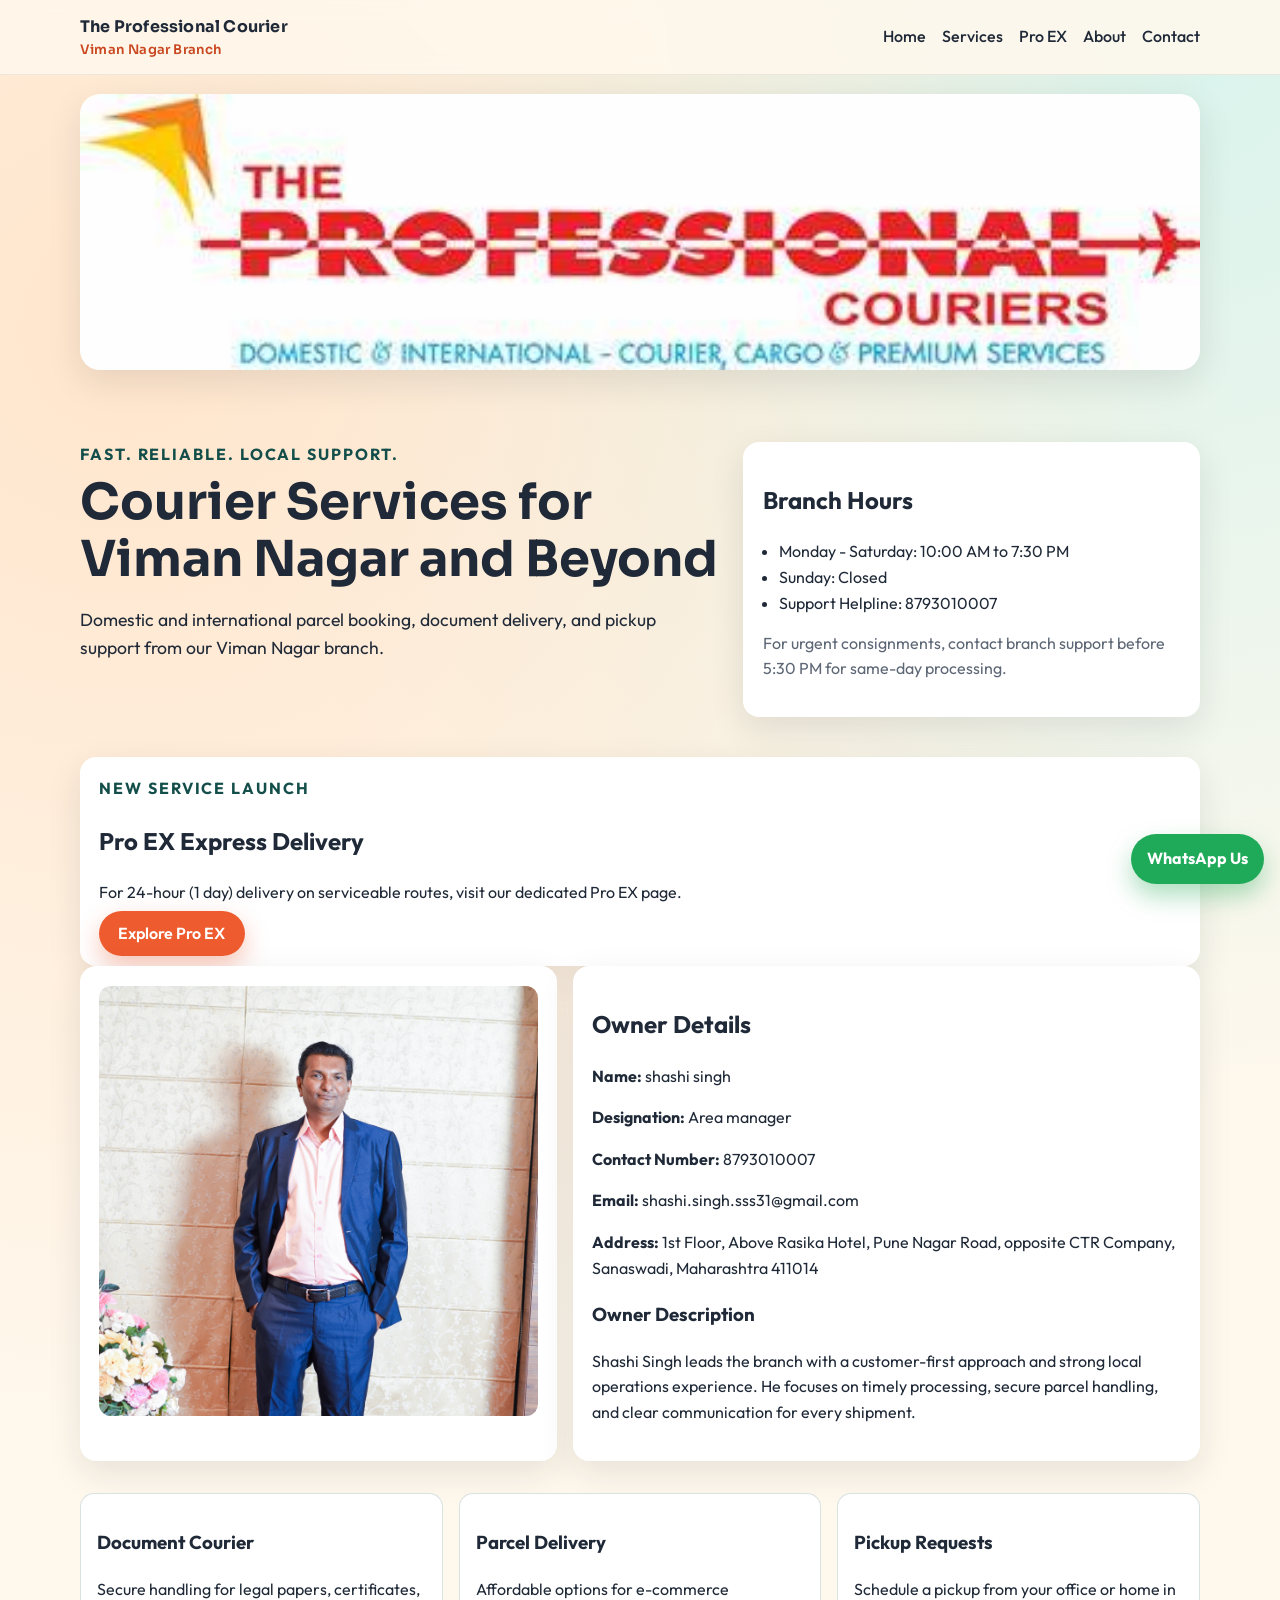
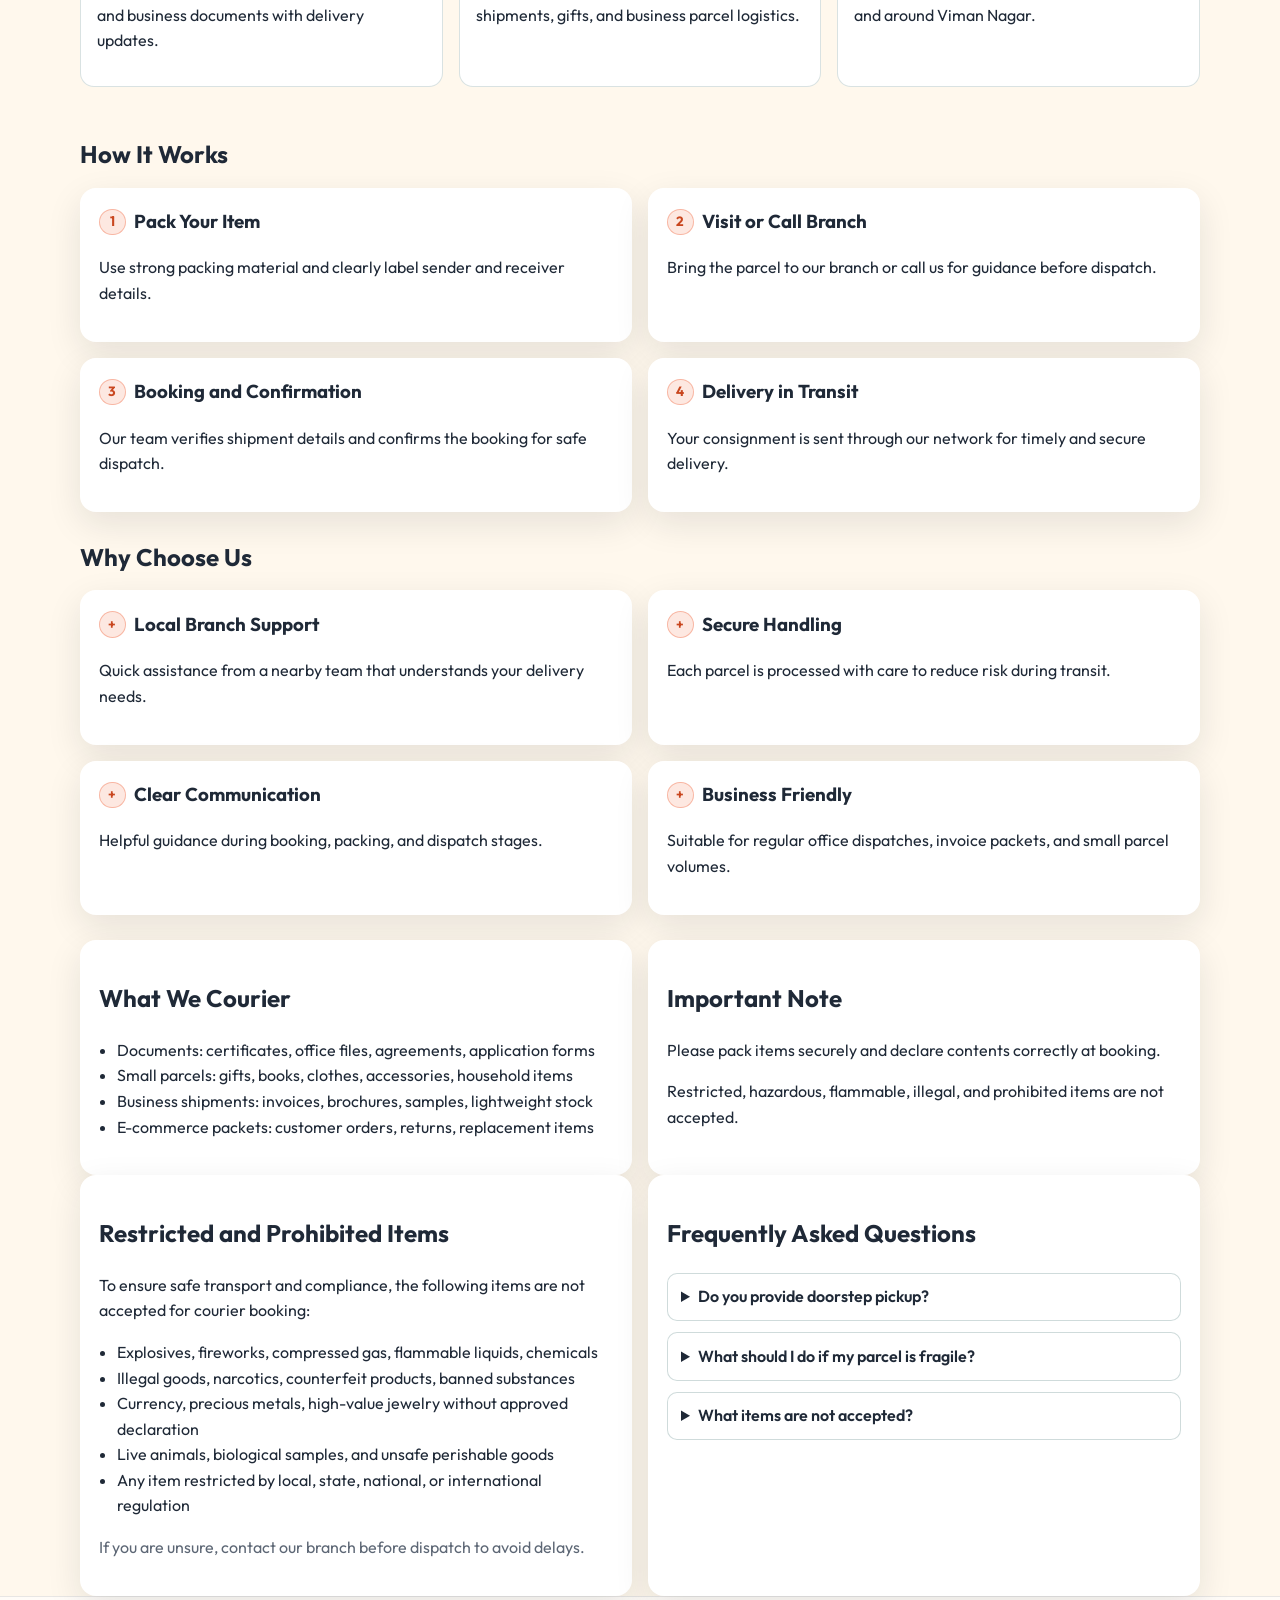
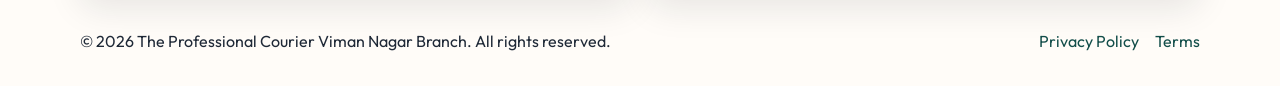
<file: index.html>
﻿<!DOCTYPE html>
<html lang="en">
<head>
  <meta charset="UTF-8" />
  <meta name="viewport" content="width=device-width, initial-scale=1.0" />
  <meta name="description" content="The Professional Courier Viman Nagar Branch website for parcel services, contact details, and service updates." />
  <title>The Professional Courier Viman Nagar Branch</title>
  <link rel="preconnect" href="https://fonts.googleapis.com" />
  <link rel="preconnect" href="https://fonts.gstatic.com" crossorigin />
  <link href="https://fonts.googleapis.com/css2?family=Outfit:wght@300;400;500;700;800&family=Sora:wght@400;600;700&display=swap" rel="stylesheet" />
  <link rel="stylesheet" href="styles.css" />
  <link rel="icon" type="image/svg+xml" href="assets/images/favicon.svg" />
  <link rel="manifest" href="manifest.webmanifest" />
</head>
<body>
  <header class="site-header">
    <div class="container nav-wrap">
      <a href="index.html" class="brand">The Professional Courier <span>Viman Nagar Branch</span></a>
      <nav>
        <a href="index.html">Home</a>
        <a href="services.html">Services</a>
        <a href="proex.html">Pro EX</a>
        <a href="about.html">About</a>
        <a href="contact.html">Contact</a>
      </nav>
    </div>
  </header>

  <main>
    <section class="container brand-banner reveal">
      <picture>
        <source srcset="assets/images/professional-courier-banner.jpg" type="image/jpeg" />
        <img src="assets/images/professional-courier-banner.svg" alt="The Professional Courier banner" loading="eager" />
      </picture>
    </section>

    <section class="hero">
      <div class="container hero-grid">
        <div>
          <p class="kicker">Fast. Reliable. Local Support.</p>
          <h1>Courier Services for Viman Nagar and Beyond</h1>
          <p class="lead">Domestic and international parcel booking, document delivery, and pickup support from our Viman Nagar branch.</p>
        </div>
        <aside class="info-card">
          <h2>Branch Hours</h2>
          <ul>
            <li>Monday - Saturday: 10:00 AM to 7:30 PM</li>
            <li>Sunday: Closed</li>
            <li>Support Helpline: 8793010007</li>
          </ul>
          <p class="note">For urgent consignments, contact branch support before 5:30 PM for same-day processing.</p>
        </aside>
      </div>
    </section>

    <section class="container card reveal">
      <p class="kicker">New Service Launch</p>
      <h2>Pro EX Express Delivery</h2>
      <p>For 24-hour (1 day) delivery on serviceable routes, visit our dedicated Pro EX page.</p>
      <a class="btn btn-primary" href="proex.html">Explore Pro EX</a>
    </section>

    <section class="container owner-section">
      <article class="card owner-photo-card">
        <picture>
          <source srcset="assets/images/owner-shashi-singh.jpg" type="image/jpeg" />
          <img src="assets/images/owner-shashi-singh.svg" alt="Owner portrait" loading="lazy" />
        </picture>
      </article>
      <article class="card">
        <h2>Owner Details</h2>
        <p><strong>Name:</strong> shashi singh</p>
        <p><strong>Designation:</strong> Area manager</p>
        <p><strong>Contact Number:</strong> 8793010007</p>
        <p><strong>Email:</strong> shashi.singh.sss31@gmail.com</p>
        <p><strong>Address:</strong> 1st Floor, Above Rasika Hotel, Pune Nagar Road, opposite CTR Company, Sanaswadi, Maharashtra 411014</p>
        <h3>Owner Description</h3>
        <p>Shashi Singh leads the branch with a customer-first approach and strong local operations experience. He focuses on timely processing, secure parcel handling, and clear communication for every shipment.</p>
      </article>
    </section>

    <section class="container features">
      <article>
        <h3>Document Courier</h3>
        <p>Secure handling for legal papers, certificates, and business documents with delivery updates.</p>
      </article>
      <article>
        <h3>Parcel Delivery</h3>
        <p>Affordable options for e-commerce shipments, gifts, and business parcel logistics.</p>
      </article>
      <article>
        <h3>Pickup Requests</h3>
        <p>Schedule a pickup from your office or home in and around Viman Nagar.</p>
      </article>
    </section>

    <section class="container process-section">
      <h2 class="section-heading">How It Works</h2>
      <div class="process-steps">
        <article class="card process-card">
          <h3><span class="icon-badge">1</span>Pack Your Item</h3>
          <p>Use strong packing material and clearly label sender and receiver details.</p>
        </article>
        <article class="card process-card">
          <h3><span class="icon-badge">2</span>Visit or Call Branch</h3>
          <p>Bring the parcel to our branch or call us for guidance before dispatch.</p>
        </article>
        <article class="card process-card">
          <h3><span class="icon-badge">3</span>Booking and Confirmation</h3>
          <p>Our team verifies shipment details and confirms the booking for safe dispatch.</p>
        </article>
        <article class="card process-card">
          <h3><span class="icon-badge">4</span>Delivery in Transit</h3>
          <p>Your consignment is sent through our network for timely and secure delivery.</p>
        </article>
      </div>
    </section>

    <section class="container why-choose-us">
      <h2 class="section-heading">Why Choose Us</h2>
      <div class="trust-grid">
        <article class="card trust-card">
          <h3><span class="icon-badge">+</span>Local Branch Support</h3>
          <p>Quick assistance from a nearby team that understands your delivery needs.</p>
        </article>
        <article class="card trust-card">
          <h3><span class="icon-badge">+</span>Secure Handling</h3>
          <p>Each parcel is processed with care to reduce risk during transit.</p>
        </article>
        <article class="card trust-card">
          <h3><span class="icon-badge">+</span>Clear Communication</h3>
          <p>Helpful guidance during booking, packing, and dispatch stages.</p>
        </article>
        <article class="card trust-card">
          <h3><span class="icon-badge">+</span>Business Friendly</h3>
          <p>Suitable for regular office dispatches, invoice packets, and small parcel volumes.</p>
        </article>
      </div>
    </section>

    <section class="container grid-two">
      <article class="card">
        <h2>What We Courier</h2>
        <ul class="list-clean">
          <li>Documents: certificates, office files, agreements, application forms</li>
          <li>Small parcels: gifts, books, clothes, accessories, household items</li>
          <li>Business shipments: invoices, brochures, samples, lightweight stock</li>
          <li>E-commerce packets: customer orders, returns, replacement items</li>
        </ul>
      </article>
      <article class="card">
        <h2>Important Note</h2>
        <p>Please pack items securely and declare contents correctly at booking.</p>
        <p>Restricted, hazardous, flammable, illegal, and prohibited items are not accepted.</p>
      </article>
    </section>

    <section class="container grid-two">
      <article class="card">
        <h2>Restricted and Prohibited Items</h2>
        <p>To ensure safe transport and compliance, the following items are not accepted for courier booking:</p>
        <ul class="list-clean">
          <li>Explosives, fireworks, compressed gas, flammable liquids, chemicals</li>
          <li>Illegal goods, narcotics, counterfeit products, banned substances</li>
          <li>Currency, precious metals, high-value jewelry without approved declaration</li>
          <li>Live animals, biological samples, and unsafe perishable goods</li>
          <li>Any item restricted by local, state, national, or international regulation</li>
        </ul>
        <p class="note">If you are unsure, contact our branch before dispatch to avoid delays.</p>
      </article>
      <article class="card faq-card">
        <h2>Frequently Asked Questions</h2>
        <details>
          <summary>Do you provide doorstep pickup?</summary>
          <p>Yes. Pickup is available in serviceable areas around Viman Nagar. Contact us to schedule a time slot.</p>
        </details>
        <details>
          <summary>What should I do if my parcel is fragile?</summary>
          <p>Use protective inner packing, seal the parcel properly, and clearly mention that the contents are fragile.</p>
        </details>
        <details>
          <summary>What items are not accepted?</summary>
          <p>Hazardous, prohibited, illegal, and regulation-restricted items are not accepted for shipment.</p>
        </details>
      </article>
    </section>
  </main>

  <a class="whatsapp-float" href="https://wa.me/918793010007?text=Hello%20I%20want%20to%20book%20a%20courier%20pickup" target="_blank" rel="noopener noreferrer" aria-label="Chat on WhatsApp">
    WhatsApp Us
  </a>

  <footer class="site-footer">
    <div class="container footer-grid">
      <p>© 2026 The Professional Courier Viman Nagar Branch. All rights reserved.</p>
      <div>
        <a href="privacy-policy.html">Privacy Policy</a>
        <a href="terms.html">Terms</a>
      </div>
    </div>
  </footer>

  <script src="script.js"></script>
</body>
</html>
</file>
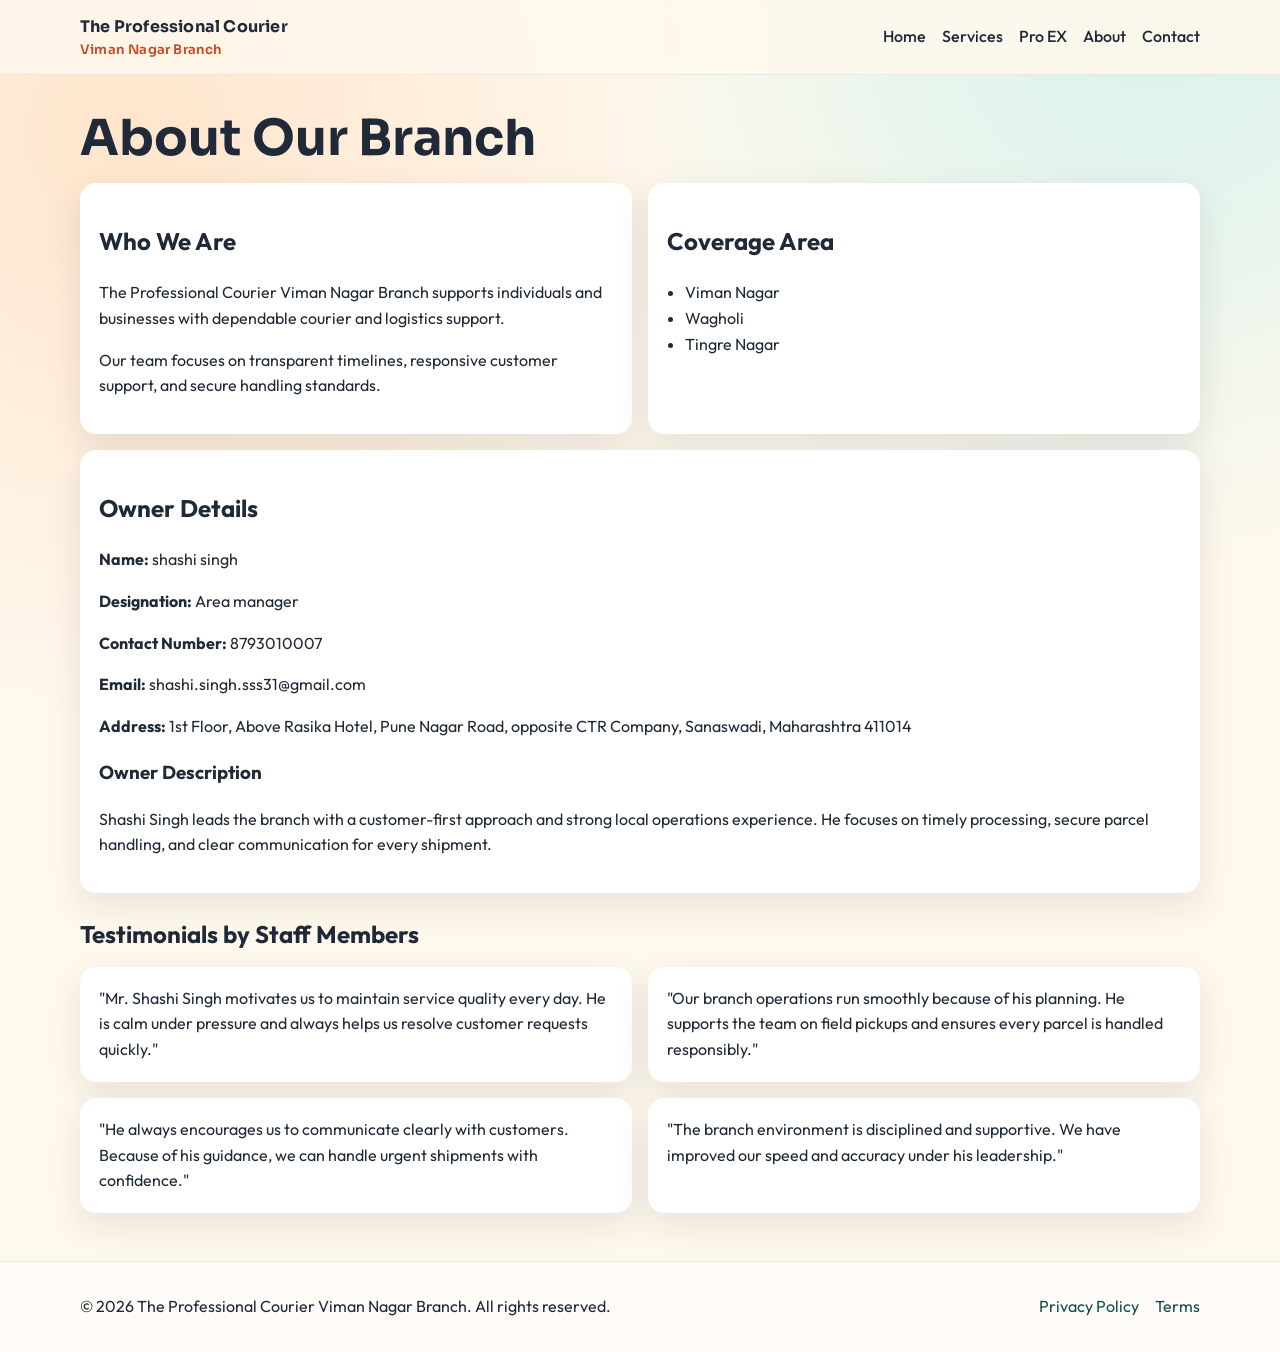
<file: about.html>
﻿<!DOCTYPE html>
<html lang="en">
<head>
  <meta charset="UTF-8" />
  <meta name="viewport" content="width=device-width, initial-scale=1.0" />
  <meta name="description" content="About The Professional Courier Viman Nagar Branch." />
  <title>About | The Professional Courier Viman Nagar Branch</title>
  <link rel="stylesheet" href="styles.css" />
</head>
<body>
  <header class="site-header">
    <div class="container nav-wrap">
      <a href="index.html" class="brand">The Professional Courier <span>Viman Nagar Branch</span></a>
      <nav>
        <a href="index.html">Home</a>
        <a href="services.html">Services</a>
        <a href="proex.html">Pro EX</a>
        <a href="about.html">About</a>
        <a href="contact.html">Contact</a>
      </nav>
    </div>
  </header>

  <main class="page-main container">
    <h1>About Our Branch</h1>
    <div class="grid-two">
      <section class="card">
        <h2>Who We Are</h2>
        <p>The Professional Courier Viman Nagar Branch supports individuals and businesses with dependable courier and logistics support.</p>
        <p>Our team focuses on transparent timelines, responsive customer support, and secure handling standards.</p>
      </section>
      <section class="card">
        <h2>Coverage Area</h2>
        <ul class="list-clean">
          <li>Viman Nagar</li>
          <li>Wagholi</li>
          <li>Tingre Nagar</li>
        </ul>
      </section>
    </div>

    <section class="card owner-description">
      <h2>Owner Details</h2>
      <p><strong>Name:</strong> shashi singh</p>
      <p><strong>Designation:</strong> Area manager</p>
      <p><strong>Contact Number:</strong> 8793010007</p>
      <p><strong>Email:</strong> shashi.singh.sss31@gmail.com</p>
      <p><strong>Address:</strong> 1st Floor, Above Rasika Hotel, Pune Nagar Road, opposite CTR Company, Sanaswadi, Maharashtra 411014</p>
      <h3>Owner Description</h3>
      <p>Shashi Singh leads the branch with a customer-first approach and strong local operations experience. He focuses on timely processing, secure parcel handling, and clear communication for every shipment.</p>
    </section>

    <section class="staff-testimonials">
      <h2>Testimonials by Staff Members</h2>
      <div class="grid-two">
        <article class="card testimonial-card">
          <p>"Mr. Shashi Singh motivates us to maintain service quality every day. He is calm under pressure and always helps us resolve customer requests quickly."</p>
        </article>
        <article class="card testimonial-card">
          <p>"Our branch operations run smoothly because of his planning. He supports the team on field pickups and ensures every parcel is handled responsibly."</p>
        </article>
        <article class="card testimonial-card">
          <p>"He always encourages us to communicate clearly with customers. Because of his guidance, we can handle urgent shipments with confidence."</p>
        </article>
        <article class="card testimonial-card">
          <p>"The branch environment is disciplined and supportive. We have improved our speed and accuracy under his leadership."</p>
        </article>
      </div>
    </section>
  </main>

  <footer class="site-footer">
    <div class="container footer-grid">
      <p>© 2026 The Professional Courier Viman Nagar Branch. All rights reserved.</p>
      <div>
        <a href="privacy-policy.html">Privacy Policy</a>
        <a href="terms.html">Terms</a>
      </div>
    </div>
  </footer>

  <script src="script.js"></script>
</body>
</html>
</file>
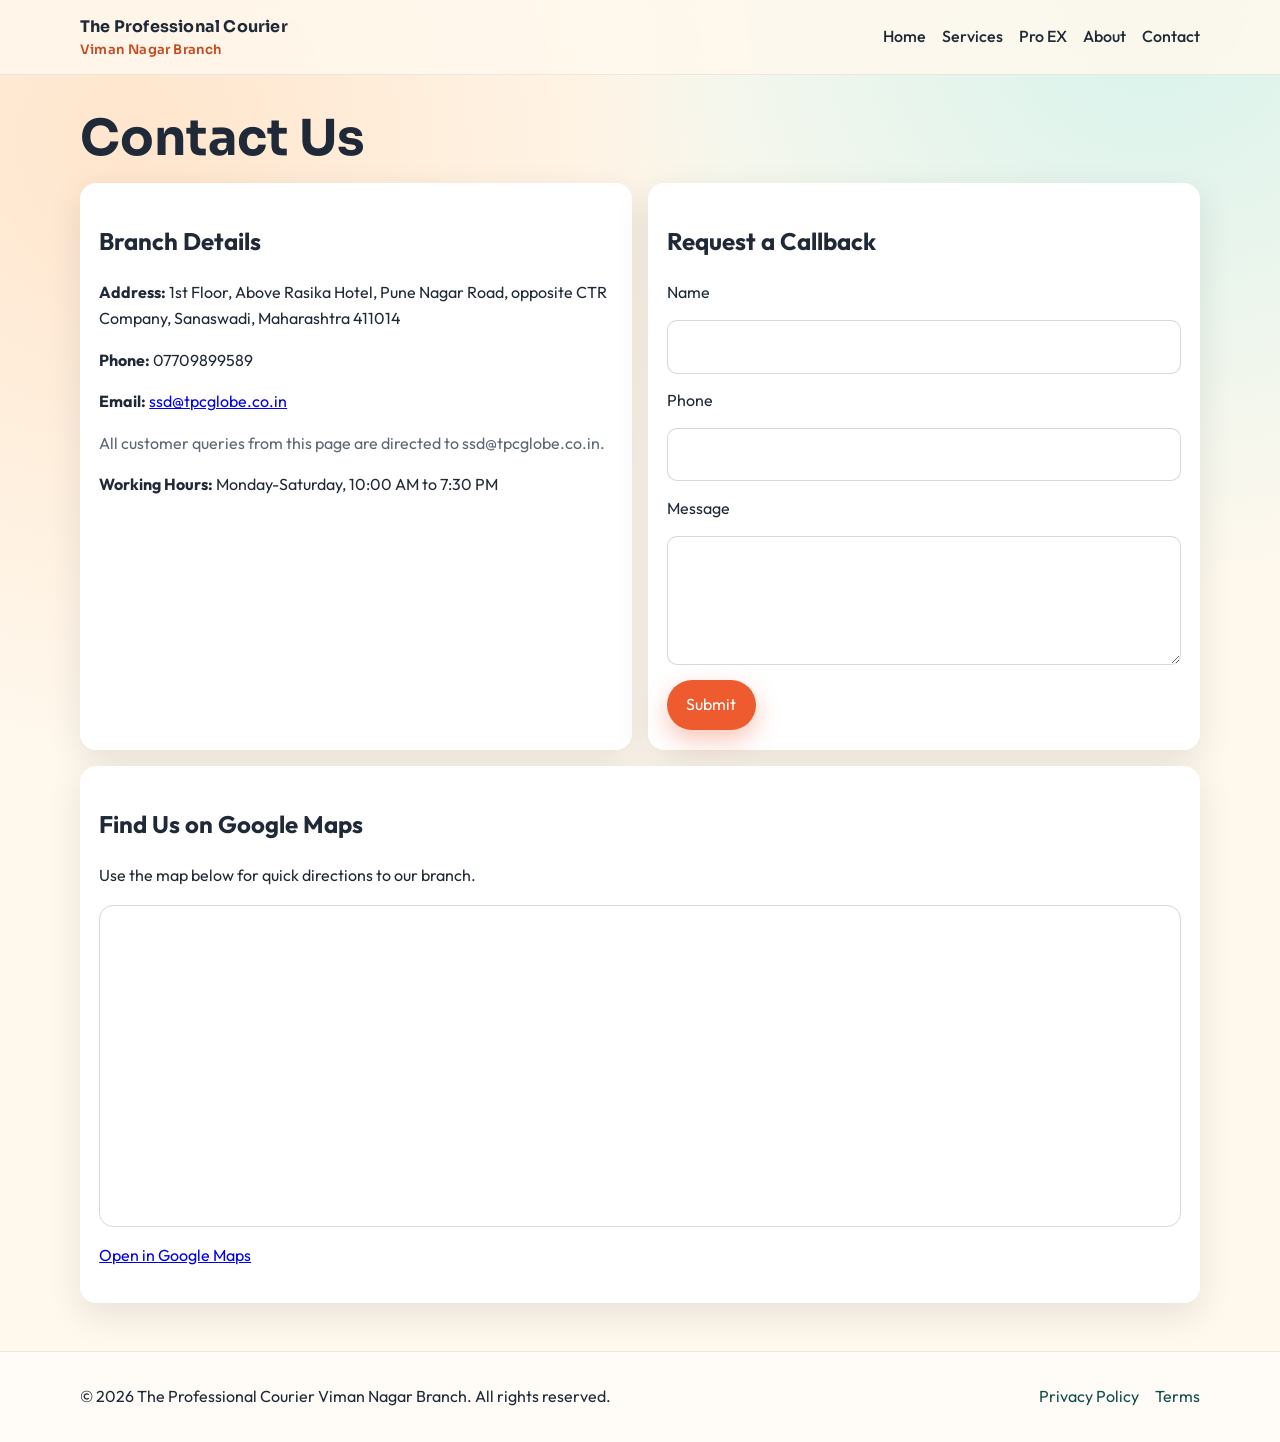
<file: contact.html>
﻿<!DOCTYPE html>
<html lang="en">
<head>
  <meta charset="UTF-8" />
  <meta name="viewport" content="width=device-width, initial-scale=1.0" />
  <meta name="description" content="Contact The Professional Courier Viman Nagar Branch." />
  <title>Contact | The Professional Courier Viman Nagar Branch</title>
  <link rel="stylesheet" href="styles.css" />
</head>
<body>
  <header class="site-header">
    <div class="container nav-wrap">
      <a href="index.html" class="brand">The Professional Courier <span>Viman Nagar Branch</span></a>
      <nav>
        <a href="index.html">Home</a>
        <a href="services.html">Services</a>
        <a href="proex.html">Pro EX</a>
        <a href="about.html">About</a>
        <a href="contact.html">Contact</a>
      </nav>
    </div>
  </header>

  <main class="page-main container">
    <h1>Contact Us</h1>
    <div class="grid-two">
      <section class="card">
        <h2>Branch Details</h2>
        <p><strong>Address:</strong> 1st Floor, Above Rasika Hotel, Pune Nagar Road, opposite CTR Company, Sanaswadi, Maharashtra 411014</p>
        <p><strong>Phone:</strong> 07709899589</p>
        <p><strong>Email:</strong> <a href="mailto:ssd@tpcglobe.co.in">ssd@tpcglobe.co.in</a></p>
        <p class="note">All customer queries from this page are directed to ssd@tpcglobe.co.in.</p>
        <p><strong>Working Hours:</strong> Monday-Saturday, 10:00 AM to 7:30 PM</p>
      </section>
      <section class="card">
        <h2>Request a Callback</h2>
        <form class="form" id="contactForm">
          <label for="name">Name</label>
          <input id="name" name="name" required />

          <label for="phone">Phone</label>
          <input id="phone" name="phone" required />

          <label for="message">Message</label>
          <textarea id="message" name="message" rows="4" required></textarea>

          <button class="btn btn-primary" type="submit">Submit</button>
        </form>
      </section>
    </div>

    <section class="card map-section">
      <h2>Find Us on Google Maps</h2>
      <p>Use the map below for quick directions to our branch.</p>
      <div class="map-embed" role="region" aria-label="Branch location map">
        <iframe
          title="The Professional Courier Viman Nagar Branch location"
          src="https://www.google.com/maps?q=1st+Floor,+Above+Rasika+Hotel,+Pune+Nagar+Road,+opposite+CTR+Company,+Sanaswadi,+Maharashtra+411014&output=embed"
          loading="lazy"
          referrerpolicy="no-referrer-when-downgrade"
          allowfullscreen>
        </iframe>
      </div>
      <p><a href="https://www.google.com/maps?q=1st+Floor,+Above+Rasika+Hotel,+Pune+Nagar+Road,+opposite+CTR+Company,+Sanaswadi,+Maharashtra+411014" target="_blank" rel="noopener noreferrer">Open in Google Maps</a></p>
    </section>
  </main>

  <footer class="site-footer">
    <div class="container footer-grid">
      <p>© 2026 The Professional Courier Viman Nagar Branch. All rights reserved.</p>
      <div>
        <a href="privacy-policy.html">Privacy Policy</a>
        <a href="terms.html">Terms</a>
      </div>
    </div>
  </footer>

  <script src="script.js"></script>
</body>
</html>
</file>
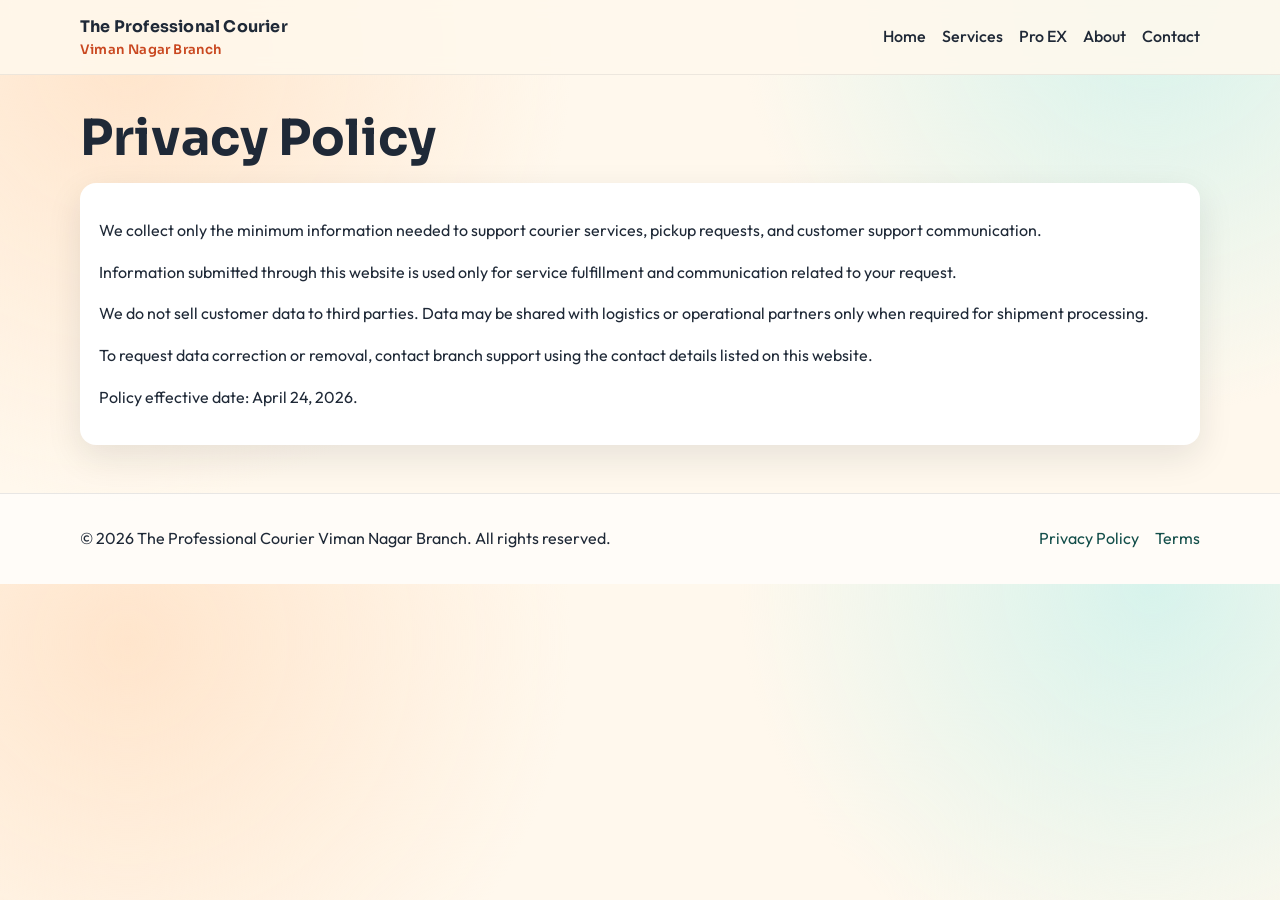
<file: privacy-policy.html>
﻿<!DOCTYPE html>
<html lang="en">
<head>
  <meta charset="UTF-8" />
  <meta name="viewport" content="width=device-width, initial-scale=1.0" />
  <meta name="description" content="Privacy Policy for The Professional Courier Viman Nagar Branch website." />
  <title>Privacy Policy | The Professional Courier Viman Nagar Branch</title>
  <link rel="stylesheet" href="styles.css" />
</head>
<body>
  <header class="site-header">
    <div class="container nav-wrap">
      <a href="index.html" class="brand">The Professional Courier <span>Viman Nagar Branch</span></a>
      <nav>
        <a href="index.html">Home</a>
        <a href="services.html">Services</a>
        <a href="proex.html">Pro EX</a>
        <a href="about.html">About</a>
        <a href="contact.html">Contact</a>
      </nav>
    </div>
  </header>

  <main class="page-main container">
    <h1>Privacy Policy</h1>
    <section class="card">
      <p>We collect only the minimum information needed to support courier services, pickup requests, and customer support communication.</p>
      <p>Information submitted through this website is used only for service fulfillment and communication related to your request.</p>
      <p>We do not sell customer data to third parties. Data may be shared with logistics or operational partners only when required for shipment processing.</p>
      <p>To request data correction or removal, contact branch support using the contact details listed on this website.</p>
      <p>Policy effective date: April 24, 2026.</p>
    </section>
  </main>

  <footer class="site-footer">
    <div class="container footer-grid">
      <p>© 2026 The Professional Courier Viman Nagar Branch. All rights reserved.</p>
      <div>
        <a href="privacy-policy.html">Privacy Policy</a>
        <a href="terms.html">Terms</a>
      </div>
    </div>
  </footer>

  <script src="script.js"></script>
</body>
</html>
</file>
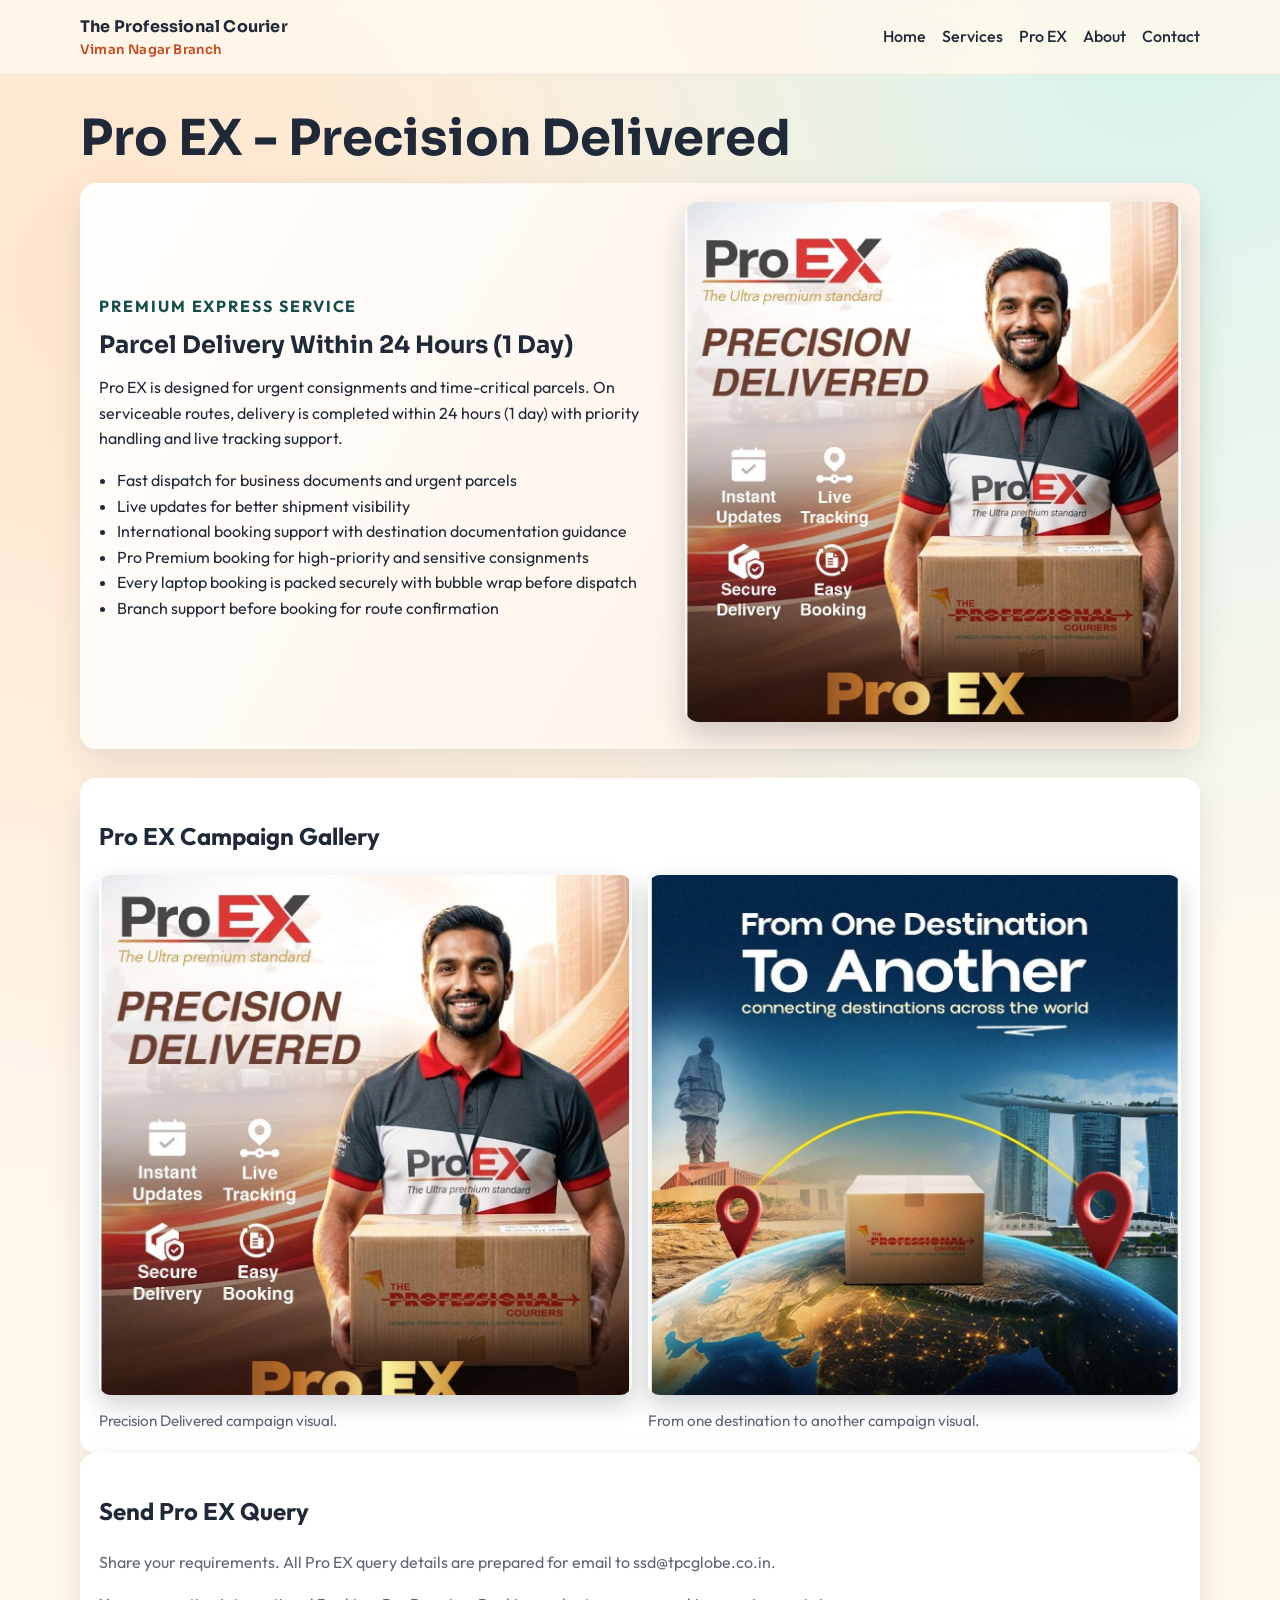
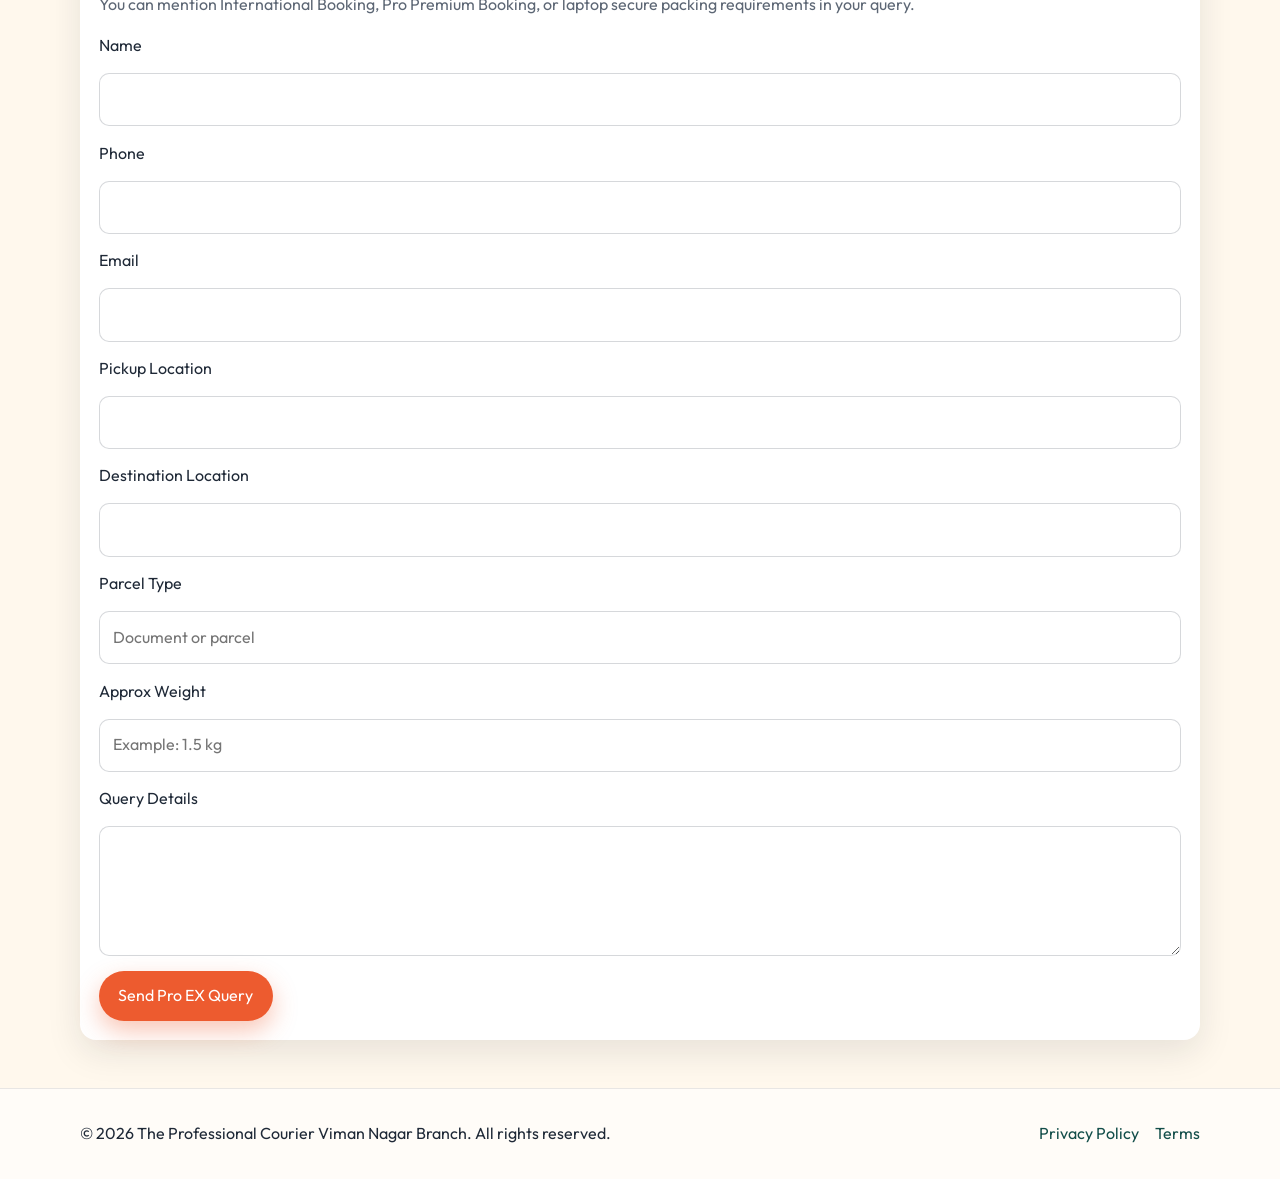
<file: proex.html>
<!DOCTYPE html>
<html lang="en">
<head>
  <meta charset="UTF-8" />
  <meta name="viewport" content="width=device-width, initial-scale=1.0" />
  <meta name="description" content="Pro EX one-day delivery details and query form for The Professional Courier Viman Nagar Branch." />
  <title>Pro EX | The Professional Courier Viman Nagar Branch</title>
  <link rel="stylesheet" href="styles.css" />
</head>
<body>
  <header class="site-header">
    <div class="container nav-wrap">
      <a href="index.html" class="brand">The Professional Courier <span>Viman Nagar Branch</span></a>
      <nav>
        <a href="index.html">Home</a>
        <a href="services.html">Services</a>
        <a href="proex.html">Pro EX</a>
        <a href="about.html">About</a>
        <a href="contact.html">Contact</a>
      </nav>
    </div>
  </header>

  <main class="page-main container">
    <h1>Pro EX - Precision Delivered</h1>

    <section class="proex-highlight reveal" aria-labelledby="proexMainTitle">
      <div class="proex-copy">
        <p class="kicker">Premium Express Service</p>
        <h2 id="proexMainTitle">Parcel Delivery Within 24 Hours (1 Day)</h2>
        <p>
          Pro EX is designed for urgent consignments and time-critical parcels. On serviceable routes,
          delivery is completed within 24 hours (1 day) with priority handling and live tracking support.
        </p>
        <ul class="list-clean">
          <li>Fast dispatch for business documents and urgent parcels</li>
          <li>Live updates for better shipment visibility</li>
          <li>International booking support with destination documentation guidance</li>
          <li>Pro Premium booking for high-priority and sensitive consignments</li>
          <li>Every laptop booking is packed securely with bubble wrap before dispatch</li>
          <li>Branch support before booking for route confirmation</li>
        </ul>
      </div>
      <div class="proex-image-wrap">
        <img src="assets/images/1778181645630.jpg" alt="Pro EX poster with courier executive" loading="lazy" />
      </div>
    </section>

    <section class="card reveal">
      <h2>Pro EX Campaign Gallery</h2>
      <div class="proex-gallery">
        <figure>
          <img src="assets/images/1778181645630.jpg" alt="Pro EX precision delivered campaign artwork" loading="lazy" />
          <figcaption>Precision Delivered campaign visual.</figcaption>
        </figure>
        <figure>
          <img src="assets/images/1768481341871.jpg" alt="Pro EX global destination campaign artwork" loading="lazy" />
          <figcaption>From one destination to another campaign visual.</figcaption>
        </figure>
      </div>
    </section>

    <section class="card reveal">
      <h2>Send Pro EX Query</h2>
      <p class="note">Share your requirements. All Pro EX query details are prepared for email to ssd@tpcglobe.co.in.</p>
      <p class="note">You can mention International Booking, Pro Premium Booking, or laptop secure packing requirements in your query.</p>
      <form class="form" id="proexForm">
        <label for="proexName">Name</label>
        <input id="proexName" name="proexName" required />

        <label for="proexPhone">Phone</label>
        <input id="proexPhone" name="proexPhone" required />

        <label for="proexEmail">Email</label>
        <input id="proexEmail" name="proexEmail" type="email" required />

        <label for="proexPickup">Pickup Location</label>
        <input id="proexPickup" name="proexPickup" required />

        <label for="proexDestination">Destination Location</label>
        <input id="proexDestination" name="proexDestination" required />

        <label for="proexParcelType">Parcel Type</label>
        <input id="proexParcelType" name="proexParcelType" placeholder="Document or parcel" required />

        <label for="proexWeight">Approx Weight</label>
        <input id="proexWeight" name="proexWeight" placeholder="Example: 1.5 kg" required />

        <label for="proexMessage">Query Details</label>
        <textarea id="proexMessage" name="proexMessage" rows="4" required></textarea>

        <button class="btn btn-primary" type="submit">Send Pro EX Query</button>
      </form>
    </section>
  </main>

  <footer class="site-footer">
    <div class="container footer-grid">
      <p>© 2026 The Professional Courier Viman Nagar Branch. All rights reserved.</p>
      <div>
        <a href="privacy-policy.html">Privacy Policy</a>
        <a href="terms.html">Terms</a>
      </div>
    </div>
  </footer>

  <script src="script.js"></script>
</body>
</html>
</file>
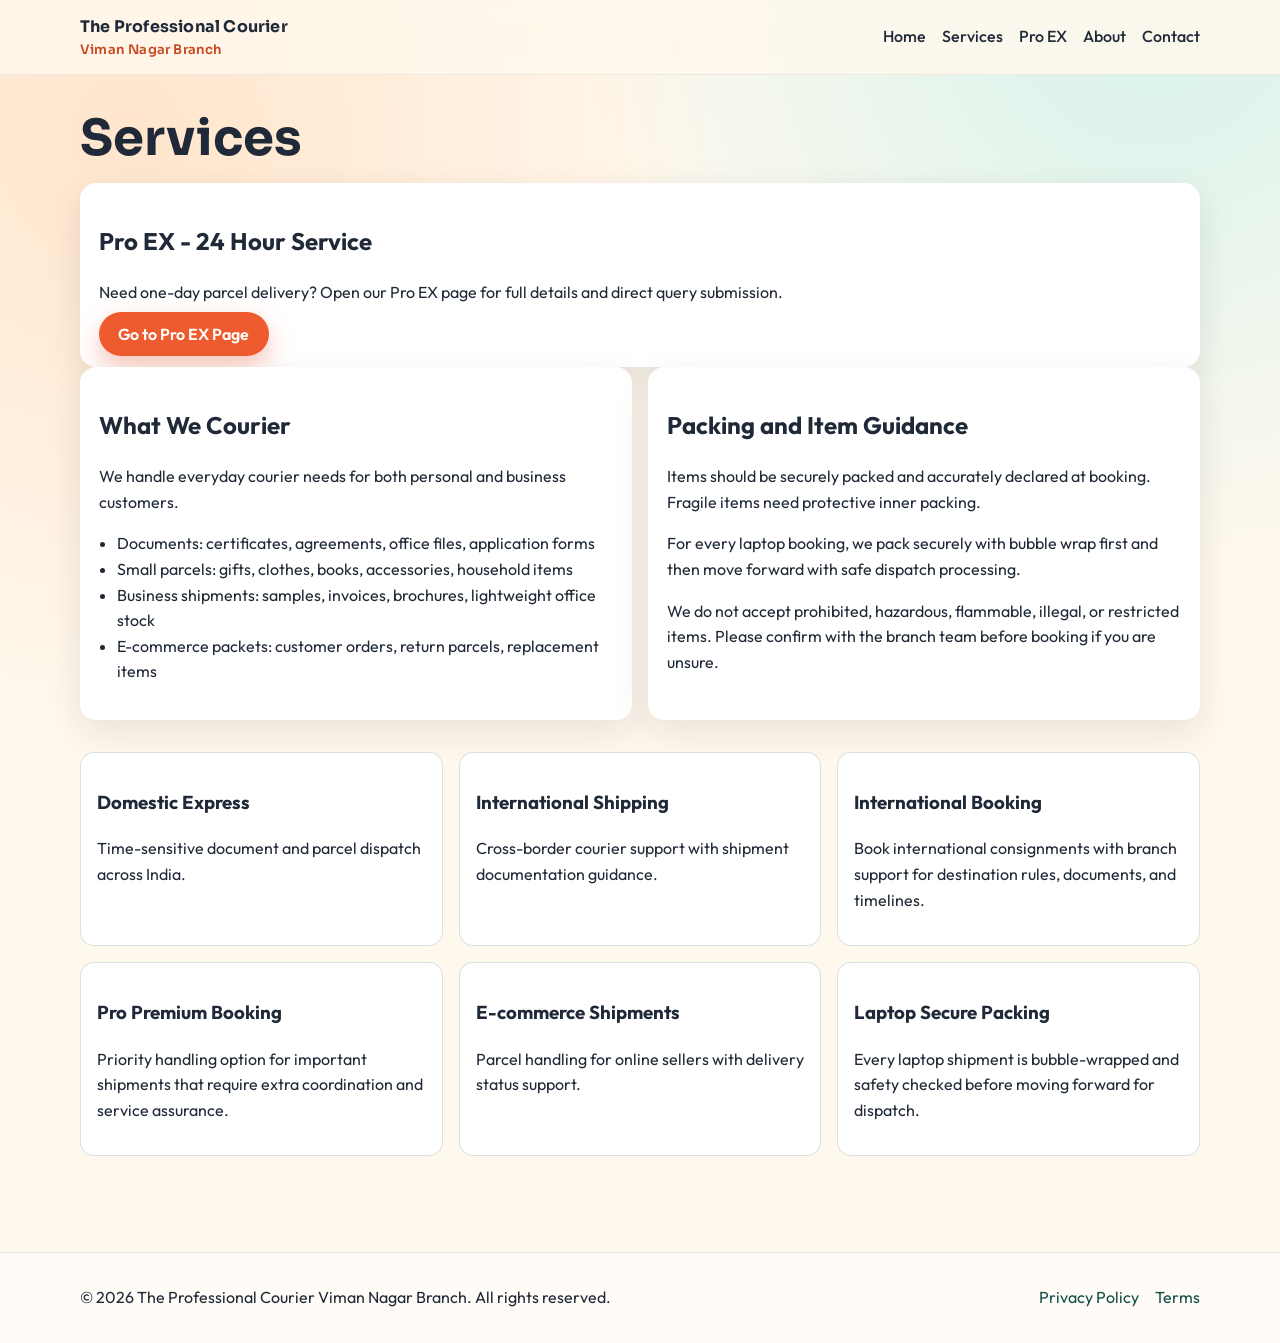
<file: services.html>
﻿<!DOCTYPE html>
<html lang="en">
<head>
  <meta charset="UTF-8" />
  <meta name="viewport" content="width=device-width, initial-scale=1.0" />
  <meta name="description" content="Courier services offered by The Professional Courier Viman Nagar Branch." />
  <title>Services | The Professional Courier Viman Nagar Branch</title>
  <link rel="stylesheet" href="styles.css" />
</head>
<body>
  <header class="site-header">
    <div class="container nav-wrap">
      <a href="index.html" class="brand">The Professional Courier <span>Viman Nagar Branch</span></a>
      <nav>
        <a href="index.html">Home</a>
        <a href="services.html">Services</a>
        <a href="proex.html">Pro EX</a>
        <a href="about.html">About</a>
        <a href="contact.html">Contact</a>
      </nav>
    </div>
  </header>

  <main class="page-main container">
    <h1>Services</h1>
    <section class="card reveal">
      <h2>Pro EX - 24 Hour Service</h2>
      <p>Need one-day parcel delivery? Open our Pro EX page for full details and direct query submission.</p>
      <a class="btn btn-primary" href="proex.html">Go to Pro EX Page</a>
    </section>

    <section class="grid-two">
      <article class="card">
        <h2>What We Courier</h2>
        <p>We handle everyday courier needs for both personal and business customers.</p>
        <ul class="list-clean">
          <li>Documents: certificates, agreements, office files, application forms</li>
          <li>Small parcels: gifts, clothes, books, accessories, household items</li>
          <li>Business shipments: samples, invoices, brochures, lightweight office stock</li>
          <li>E-commerce packets: customer orders, return parcels, replacement items</li>
        </ul>
      </article>
      <article class="card">
        <h2>Packing and Item Guidance</h2>
        <p>Items should be securely packed and accurately declared at booking. Fragile items need protective inner packing.</p>
        <p>For every laptop booking, we pack securely with bubble wrap first and then move forward with safe dispatch processing.</p>
        <p>We do not accept prohibited, hazardous, flammable, illegal, or restricted items. Please confirm with the branch team before booking if you are unsure.</p>
      </article>
    </section>
    <div class="features">
      <article>
        <h3>Domestic Express</h3>
        <p>Time-sensitive document and parcel dispatch across India.</p>
      </article>
      <article>
        <h3>International Shipping</h3>
        <p>Cross-border courier support with shipment documentation guidance.</p>
      </article>
      <article>
        <h3>International Booking</h3>
        <p>Book international consignments with branch support for destination rules, documents, and timelines.</p>
      </article>
      <article>
        <h3>Pro Premium Booking</h3>
        <p>Priority handling option for important shipments that require extra coordination and service assurance.</p>
      </article>
      <article>
        <h3>E-commerce Shipments</h3>
        <p>Parcel handling for online sellers with delivery status support.</p>
      </article>
      <article>
        <h3>Laptop Secure Packing</h3>
        <p>Every laptop shipment is bubble-wrapped and safety checked before moving forward for dispatch.</p>
      </article>
    </div>
  </main>

  <footer class="site-footer">
    <div class="container footer-grid">
      <p>© 2026 The Professional Courier Viman Nagar Branch. All rights reserved.</p>
      <div>
        <a href="privacy-policy.html">Privacy Policy</a>
        <a href="terms.html">Terms</a>
      </div>
    </div>
  </footer>

  <script src="script.js"></script>
</body>
</html>
</file>
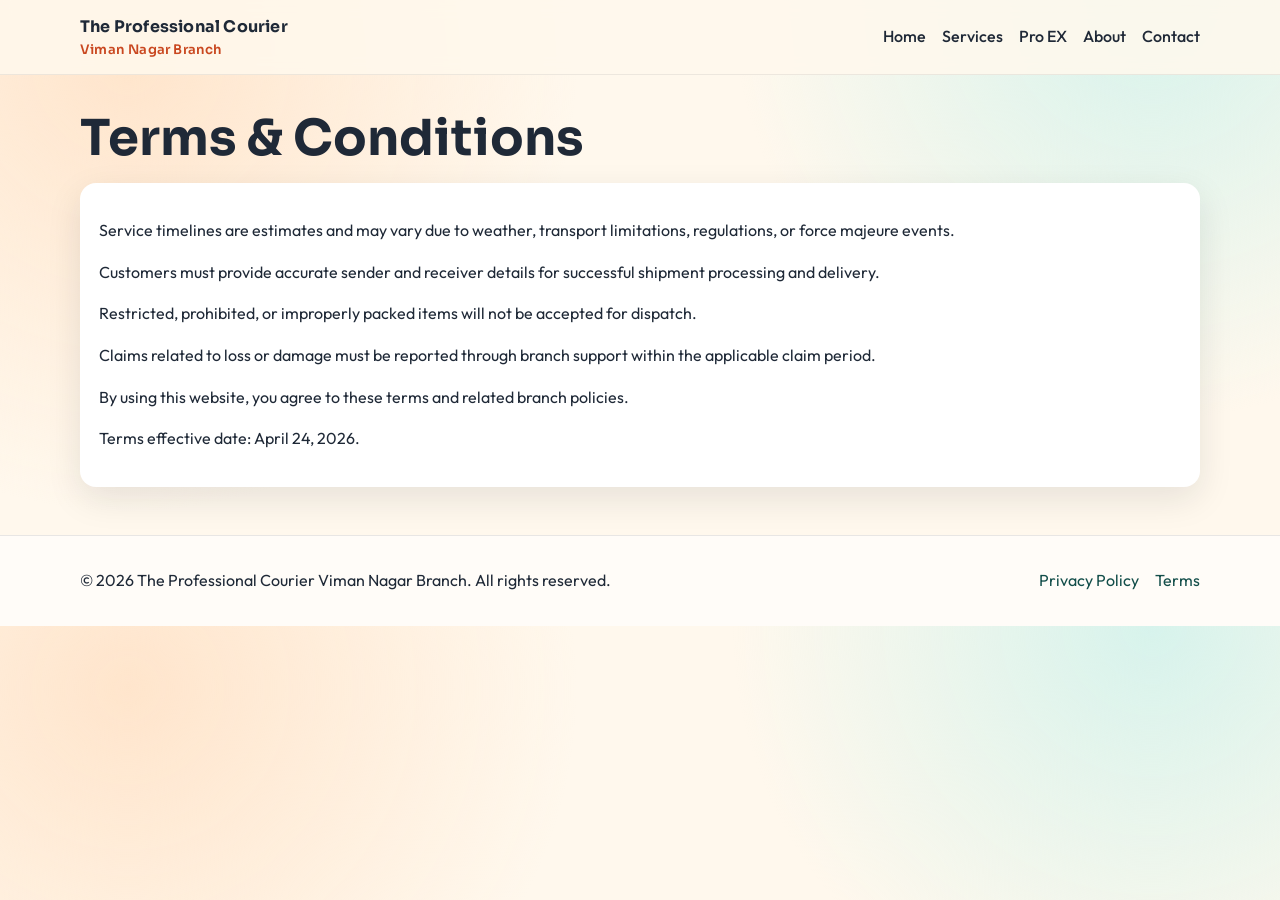
<file: terms.html>
﻿<!DOCTYPE html>
<html lang="en">
<head>
  <meta charset="UTF-8" />
  <meta name="viewport" content="width=device-width, initial-scale=1.0" />
  <meta name="description" content="Terms and conditions for The Professional Courier Viman Nagar Branch website and branch services." />
  <title>Terms & Conditions | The Professional Courier Viman Nagar Branch</title>
  <link rel="stylesheet" href="styles.css" />
</head>
<body>
  <header class="site-header">
    <div class="container nav-wrap">
      <a href="index.html" class="brand">The Professional Courier <span>Viman Nagar Branch</span></a>
      <nav>
        <a href="index.html">Home</a>
        <a href="services.html">Services</a>
        <a href="proex.html">Pro EX</a>
        <a href="about.html">About</a>
        <a href="contact.html">Contact</a>
      </nav>
    </div>
  </header>

  <main class="page-main container">
    <h1>Terms & Conditions</h1>
    <section class="card">
      <p>Service timelines are estimates and may vary due to weather, transport limitations, regulations, or force majeure events.</p>
      <p>Customers must provide accurate sender and receiver details for successful shipment processing and delivery.</p>
      <p>Restricted, prohibited, or improperly packed items will not be accepted for dispatch.</p>
      <p>Claims related to loss or damage must be reported through branch support within the applicable claim period.</p>
      <p>By using this website, you agree to these terms and related branch policies.</p>
      <p>Terms effective date: April 24, 2026.</p>
    </section>
  </main>

  <footer class="site-footer">
    <div class="container footer-grid">
      <p>© 2026 The Professional Courier Viman Nagar Branch. All rights reserved.</p>
      <div>
        <a href="privacy-policy.html">Privacy Policy</a>
        <a href="terms.html">Terms</a>
      </div>
    </div>
  </footer>

  <script src="script.js"></script>
</body>
</html>
</file>
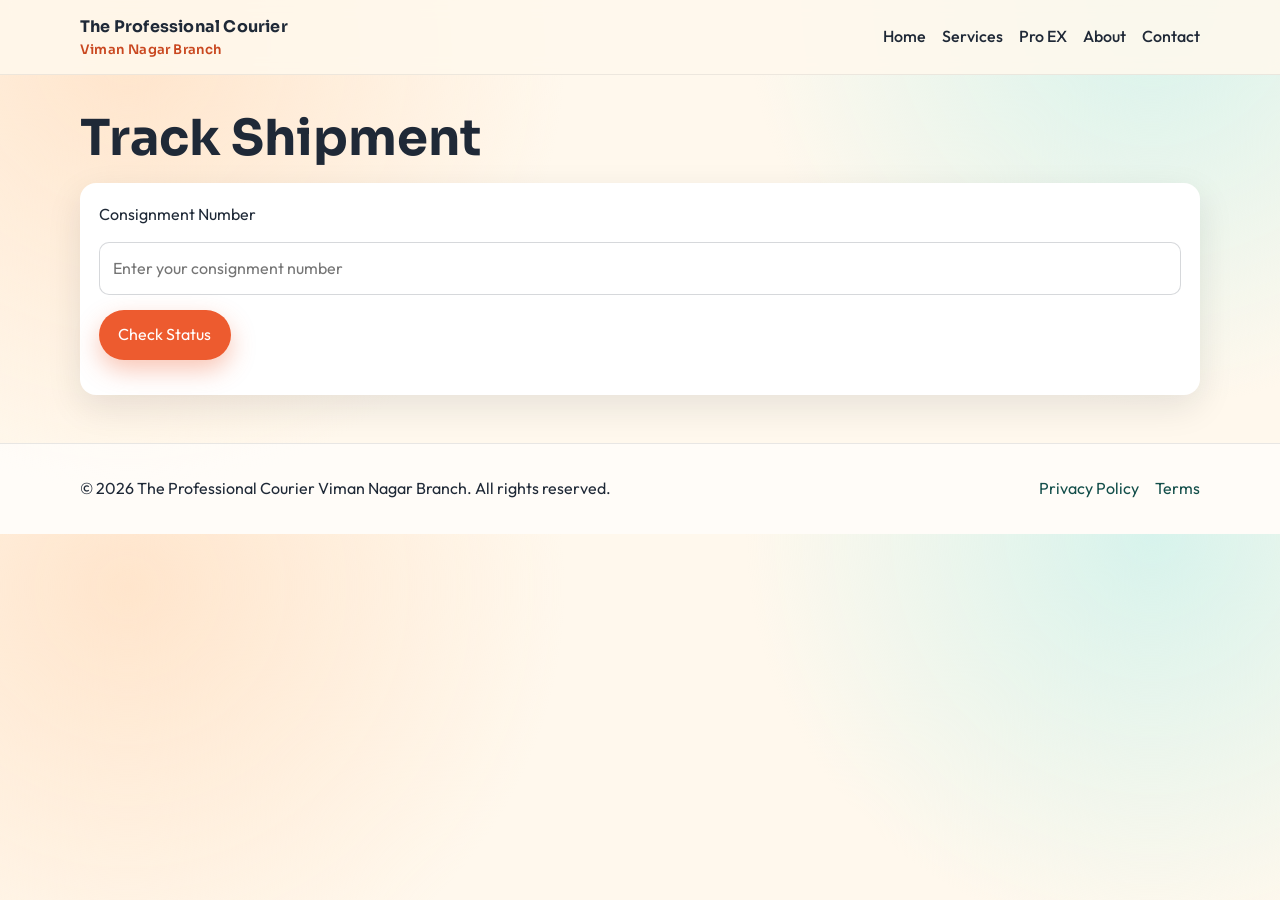
<file: tracking.html>
﻿<!DOCTYPE html>
<html lang="en">
<head>
  <meta charset="UTF-8" />
  <meta name="viewport" content="width=device-width, initial-scale=1.0" />
  <meta name="description" content="Track your shipment with The Professional Courier Viman Nagar Branch." />
  <title>Track Shipment | The Professional Courier Viman Nagar Branch</title>
  <link rel="stylesheet" href="styles.css" />
</head>
<body>
  <header class="site-header">
    <div class="container nav-wrap">
      <a href="index.html" class="brand">The Professional Courier <span>Viman Nagar Branch</span></a>
      <nav>
        <a href="index.html">Home</a>
        <a href="services.html">Services</a>
        <a href="proex.html">Pro EX</a>
        <a href="about.html">About</a>
        <a href="contact.html">Contact</a>
      </nav>
    </div>
  </header>

  <main class="page-main container">
    <h1>Track Shipment</h1>
    <section class="card">
      <form class="form" id="trackingForm">
        <label for="consignmentNumber">Consignment Number</label>
        <input id="consignmentNumber" name="consignmentNumber" placeholder="Enter your consignment number" required />
        <button class="btn btn-primary" type="submit">Check Status</button>
      </form>
      <p id="statusResult" class="note" aria-live="polite"></p>
    </section>
  </main>

  <footer class="site-footer">
    <div class="container footer-grid">
      <p>© 2026 The Professional Courier Viman Nagar Branch. All rights reserved.</p>
      <div>
        <a href="privacy-policy.html">Privacy Policy</a>
        <a href="terms.html">Terms</a>
      </div>
    </div>
  </footer>

  <script src="script.js"></script>
</body>
</html>
</file>
<file: styles.css>
@import url("https://fonts.googleapis.com/css2?family=Outfit:wght@300;400;500;700;800&family=Sora:wght@400;600;700&display=swap");

:root {
  --bg: #fff8ed;
  --surface: #ffffff;
  --text: #1f2937;
  --muted: #5d6775;
  --brand: #ed5b2f;
  --brand-strong: #c9471f;
  --accent: #134e4a;
  --ring: rgba(237, 91, 47, 0.35);
  --shadow: 0 12px 35px rgba(20, 26, 37, 0.1);
}

* {
  box-sizing: border-box;
}

body {
  margin: 0;
  font-family: "Outfit", sans-serif;
  color: var(--text);
  background:
    radial-gradient(circle at 10% 10%, #ffe5cc 0, transparent 35%),
    radial-gradient(circle at 90% 0%, #d7f3ec 0, transparent 32%),
    var(--bg);
  line-height: 1.6;
}

.container {
  width: min(1120px, calc(100% - 2rem));
  margin: 0 auto;
}

.site-header {
  position: sticky;
  top: 0;
  backdrop-filter: blur(8px);
  background: rgba(255, 248, 237, 0.86);
  border-bottom: 1px solid rgba(31, 41, 55, 0.08);
  z-index: 30;
}

.nav-wrap {
  display: flex;
  align-items: center;
  justify-content: space-between;
  gap: 1rem;
  padding: 0.85rem 0;
}

.brand {
  font-family: "Sora", sans-serif;
  font-weight: 700;
  letter-spacing: 0.2px;
  text-decoration: none;
  color: var(--text);
}

.brand span {
  display: block;
  font-size: 0.82rem;
  font-weight: 600;
  color: var(--brand-strong);
}

nav {
  display: flex;
  gap: 1rem;
  flex-wrap: wrap;
}

nav a {
  text-decoration: none;
  color: var(--text);
  font-weight: 500;
}

nav a:hover {
  color: var(--brand-strong);
}

.hero {
  padding: 4rem 0 2.5rem;
}

.brand-banner {
  margin-top: 1.2rem;
}

.brand-banner img {
  width: 100%;
  max-height: 430px;
  object-fit: cover;
  border-radius: 20px;
  box-shadow: var(--shadow);
}

.hero-grid {
  display: grid;
  gap: 1.5rem;
  grid-template-columns: 1.4fr 1fr;
  align-items: start;
}

.kicker {
  font-weight: 700;
  letter-spacing: 0.12em;
  text-transform: uppercase;
  color: var(--accent);
  margin: 0;
}

h1 {
  font-family: "Sora", sans-serif;
  font-size: clamp(2rem, 4.4vw, 3.1rem);
  line-height: 1.15;
  margin: 0.4rem 0 1rem;
}

.lead {
  font-size: 1.1rem;
  max-width: 65ch;
}

.cta-row {
  display: flex;
  gap: 0.8rem;
  flex-wrap: wrap;
  margin-top: 1.2rem;
}

.btn {
  border-radius: 999px;
  padding: 0.78rem 1.2rem;
  font-weight: 600;
  text-decoration: none;
  transition: transform 0.2s ease, box-shadow 0.2s ease;
}

.btn:hover {
  transform: translateY(-1px);
}

.btn-primary {
  background: var(--brand);
  color: #fff;
  box-shadow: 0 10px 24px rgba(237, 91, 47, 0.35);
}

.btn-outline {
  border: 1px solid var(--brand);
  color: var(--brand-strong);
}

.info-card,
.card {
  background: var(--surface);
  padding: 1.2rem;
  border-radius: 16px;
  box-shadow: var(--shadow);
  animation: fadeUp 0.5s ease both;
}

.info-card ul {
  margin: 0.2rem 0 0;
  padding-left: 1rem;
}

.note {
  color: var(--muted);
  margin-top: 0.9rem;
}

.features {
  display: grid;
  grid-template-columns: repeat(3, 1fr);
  gap: 1rem;
  margin: 2rem auto 3rem;
}

.owner-section {
  display: grid;
  grid-template-columns: 0.95fr 1.25fr;
  gap: 1rem;
  margin: 0 auto 1.5rem;
}

.owner-photo-card img {
  width: 100%;
  height: 430px;
  object-fit: cover;
  object-position: center 16%;
  border-radius: 12px;
}

.features article {
  background: #fff;
  border: 1px solid rgba(19, 78, 74, 0.16);
  border-radius: 14px;
  padding: 1rem;
}

.proex-highlight {
  margin: 0 auto 1.8rem;
  padding: 1.2rem;
  border-radius: 16px;
  background: linear-gradient(120deg, rgba(255, 255, 255, 0.97), rgba(255, 238, 223, 0.98));
  box-shadow: var(--shadow);
  display: grid;
  grid-template-columns: 1.15fr 1fr;
  gap: 1rem;
  align-items: center;
}

.proex-highlight h2 {
  margin: 0.35rem 0 0.7rem;
  font-family: "Sora", sans-serif;
}

.proex-copy p {
  margin-top: 0;
}

.proex-image-wrap img {
  width: 100%;
  border-radius: 14px;
  box-shadow: 0 14px 30px rgba(20, 26, 37, 0.2);
  max-height: 520px;
  object-fit: cover;
}

.proex-gallery {
  display: grid;
  grid-template-columns: repeat(2, 1fr);
  gap: 1rem;
}

.proex-gallery figure {
  margin: 0;
}

.proex-gallery img {
  width: 100%;
  border-radius: 12px;
  box-shadow: 0 10px 24px rgba(20, 26, 37, 0.2);
  max-height: 520px;
  object-fit: cover;
}

.proex-gallery figcaption {
  margin-top: 0.4rem;
  color: var(--muted);
  font-size: 0.95rem;
}

.section-heading {
  margin: 0 0 0.9rem;
}

.process-section,
.why-choose-us {
  margin: 0 auto 1.6rem;
}

.process-steps,
.trust-grid {
  display: grid;
  grid-template-columns: repeat(2, 1fr);
  gap: 1rem;
}

.process-card h3,
.trust-card h3 {
  display: flex;
  align-items: center;
  gap: 0.55rem;
  margin-top: 0;
}

.icon-badge {
  width: 1.65rem;
  height: 1.65rem;
  display: inline-flex;
  align-items: center;
  justify-content: center;
  border-radius: 999px;
  font-size: 0.84rem;
  font-weight: 700;
  background: rgba(237, 91, 47, 0.14);
  color: var(--brand-strong);
  border: 1px solid rgba(237, 91, 47, 0.35);
  flex-shrink: 0;
}

.map-section {
  margin-top: 1rem;
}

.map-embed {
  border-radius: 14px;
  overflow: hidden;
  border: 1px solid rgba(19, 78, 74, 0.2);
  margin: 0.8rem 0;
}

.map-embed iframe {
  width: 100%;
  height: 320px;
  border: 0;
  display: block;
}

.site-footer {
  border-top: 1px solid rgba(31, 41, 55, 0.1);
  padding: 1rem 0;
  background: rgba(255, 255, 255, 0.64);
}

.footer-grid {
  display: flex;
  justify-content: space-between;
  gap: 1rem;
  flex-wrap: wrap;
  align-items: center;
}

.footer-grid a {
  margin-left: 0.8rem;
  color: var(--accent);
  text-decoration: none;
}

.page-main {
  padding: 2.2rem 0 3rem;
}

.page-main h1 {
  margin-top: 0;
}

.owner-description {
  margin-top: 1rem;
}

.staff-testimonials {
  margin-top: 1.4rem;
}

.staff-testimonials h2 {
  margin: 0 0 0.8rem;
}

.testimonial-card p {
  margin: 0;
}

.testimonial-author {
  margin-top: 0.7rem !important;
  color: var(--muted);
  font-weight: 600;
}

.grid-two {
  display: grid;
  gap: 1rem;
  grid-template-columns: 1fr 1fr;
}

.list-clean {
  padding-left: 1.1rem;
}

.form {
  display: grid;
  gap: 0.9rem;
}

.form input,
.form textarea,
.form button {
  font: inherit;
}

.form input,
.form textarea {
  padding: 0.8rem;
  border-radius: 10px;
  border: 1px solid rgba(31, 41, 55, 0.18);
}

.form input:focus,
.form textarea:focus {
  outline: 2px solid var(--ring);
  border-color: var(--brand);
}

.form button {
  width: fit-content;
  border: none;
  cursor: pointer;
}

.faq-card details {
  border: 1px solid rgba(19, 78, 74, 0.2);
  border-radius: 10px;
  padding: 0.65rem 0.8rem;
  background: rgba(255, 255, 255, 0.7);
}

.faq-card details + details {
  margin-top: 0.7rem;
}

.faq-card summary {
  cursor: pointer;
  font-weight: 600;
}

.faq-card p {
  margin: 0.6rem 0 0;
  color: var(--muted);
}

.whatsapp-float {
  position: fixed;
  right: 1rem;
  bottom: 1rem;
  z-index: 60;
  text-decoration: none;
  background: #1faa59;
  color: #fff;
  font-weight: 700;
  padding: 0.75rem 1rem;
  border-radius: 999px;
  box-shadow: 0 12px 24px rgba(22, 163, 74, 0.35);
}

.whatsapp-float:hover {
  background: #15803d;
}

@keyframes fadeUp {
  from {
    opacity: 0;
    transform: translateY(12px);
  }
  to {
    opacity: 1;
    transform: translateY(0);
  }
}

.reveal {
  opacity: 0;
  transform: translateY(18px);
  transition: all 0.45s ease;
}

.reveal.visible {
  opacity: 1;
  transform: translateY(0);
}

@media (max-width: 900px) {
  .hero-grid,
  .proex-highlight,
  .proex-gallery,
  .features,
  .process-steps,
  .trust-grid,
  .grid-two,
  .owner-section {
    grid-template-columns: 1fr;
  }

  nav {
    justify-content: flex-end;
  }

  .whatsapp-float {
    right: 0.8rem;
    bottom: 0.8rem;
    padding: 0.68rem 0.9rem;
    font-size: 0.95rem;
  }
}
</file>
